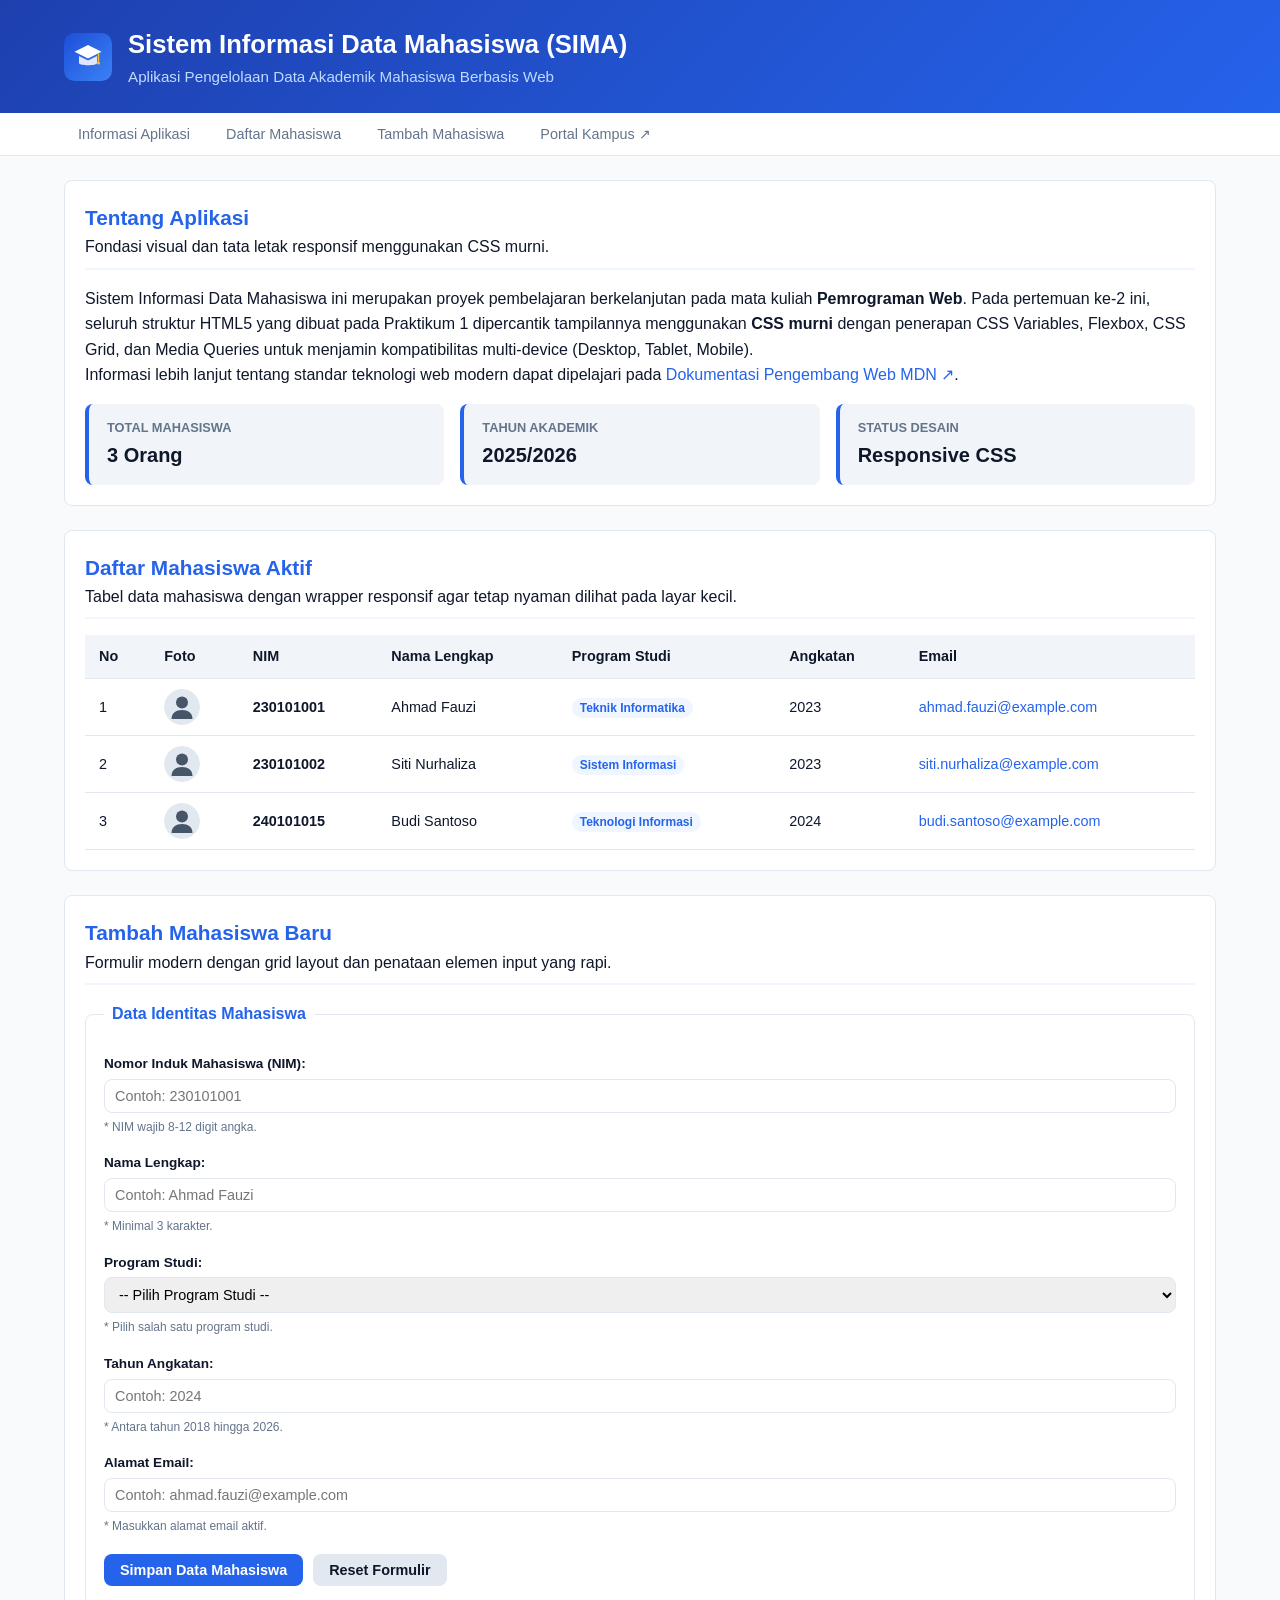
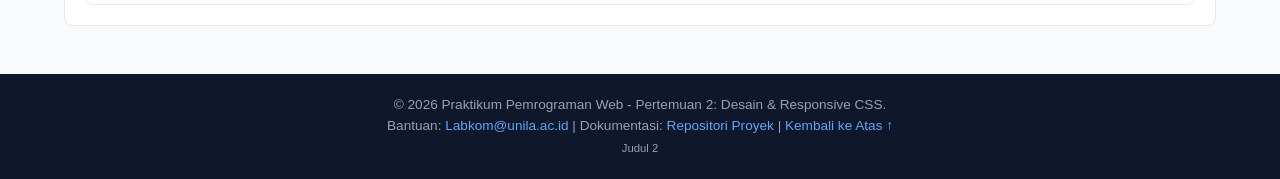
<file: 02/index.html>
<!DOCTYPE html>
<html lang="id">
<head>
    <meta charset="UTF-8">
    <meta name="viewport" content="width=device-width, initial-scale=1.0">
    <title>Sistem Informasi Data Mahasiswa - Praktikum 2</title>
    <link rel="stylesheet" href="style.css">
    <!-- Hubungkan dengan stylesheet CSS murni (tanpa framework) -->

</head>
<body id="top">

    <!-- 1. Header Aplikasi -->
    <header class="site-header">
        <div class="container header-brand">
            <a href="index.html" class="brand-logo" title="Beranda SIMA">
                <img src="img/logo-sima.svg" alt="Logo Resmi SIMA Kampus" width="48" height="48">
            </a>
            <div>
                <h1>Sistem Informasi Data Mahasiswa (SIMA)</h1>
                <p>Aplikasi Pengelolaan Data Akademik Mahasiswa Berbasis Web</p>
            </div>
        </div>
    </header>

    <!-- 2. Navigation Bar Sticky -->
    <nav class="site-nav">
        <div class="container">
            <ul>
                <li><a href="#informasi">Informasi Aplikasi</a></li>
                <li><a href="#daftar-mahasiswa">Daftar Mahasiswa</a></li>
                <li><a href="#form-tambah">Tambah Mahasiswa</a></li>
                <li><a href="https://kampus.ac.id" target="_blank" rel="noopener noreferrer">Portal Kampus &UpperRightArrow;</a></li>
            </ul>
        </div>
    </nav>

    <!-- Konten Utama Halaman -->
    <main>
        <div class="container">

            <!-- 3. Section Informasi Aplikasi -->
            <section id="informasi" class="content-section">
                <div class="section-header">
                    <h2>Tentang Aplikasi</h2>
                    <p>Fondasi visual dan tata letak responsif menggunakan CSS murni.</p>
                </div>
                <div class="section-body">
                    <p>
                        Sistem Informasi Data Mahasiswa ini merupakan proyek pembelajaran berkelanjutan 
                        pada mata kuliah <strong>Pemrograman Web</strong>. Pada pertemuan ke-2 ini, seluruh 
                        struktur HTML5 yang dibuat pada Praktikum 1 dipercantik tampilannya menggunakan 
                        <strong>CSS murni</strong> dengan penerapan CSS Variables, Flexbox, CSS Grid, dan 
                        Media Queries untuk menjamin kompatibilitas multi-device (Desktop, Tablet, Mobile).
                    </p>
                    <p>
                        Informasi lebih lanjut tentang standar teknologi web modern dapat dipelajari pada 
                        <a href="https://developer.mozilla.org/id/" target="_blank" rel="noopener noreferrer" class="link-email">Dokumentasi Pengembang Web MDN &UpperRightArrow;</a>.
                    </p>
                </div>

                <!-- Grid Kartu Informasi Sistem -->
                <div class="info-grid">
                    <article class="info-card">
                        <h3>Total Mahasiswa</h3>
                        <p>3 Orang</p>
                    </article>
                    <article class="info-card">
                        <h3>Tahun Akademik</h3>
                        <p>2025/2026</p>
                    </article>
                    <article class="info-card">
                        <h3>Status Desain</h3>
                        <p>Responsive CSS</p>
                    </article>
                </div>
            </section>

            <!-- 4. Section Daftar Mahasiswa & 5. Tabel Data Mahasiswa -->
            <section id="daftar-mahasiswa" class="content-section">
                <div class="section-header">
                    <h2>Daftar Mahasiswa Aktif</h2>
                    <p>Tabel data mahasiswa dengan wrapper responsif agar tetap nyaman dilihat pada layar kecil.</p>
                </div>

                <!-- Wrapper overflow responsif untuk tabel -->
                <div class="table-responsive">
                    <table class="data-table">
                        <thead>
                            <tr>
                                <th>No</th>
                                <th>Foto</th>
                                <th>NIM</th>
                                <th>Nama Lengkap</th>
                                <th>Program Studi</th>
                                <th>Angkatan</th>
                                <th>Email</th>
                            </tr>
                        </thead>
                        <tbody>
                            <tr>
                                <td>1</td>
                                <td>
                                    <img src="img/avatar-default.svg" alt="Foto Ahmad Fauzi" class="avatar-img" width="36" height="36">
                                </td>
                                <td><strong>230101001</strong></td>
                                <td>Ahmad Fauzi</td>
                                <td><span class="badge">Teknik Informatika</span></td>
                                <td>2023</td>
                                <td><a href="mailto:ahmad.fauzi@example.com" class="link-email">ahmad.fauzi@example.com</a></td>
                            </tr>
                            <tr>
                                <td>2</td>
                                <td>
                                    <img src="img/avatar-default.svg" alt="Foto Siti Nurhaliza" class="avatar-img" width="36" height="36">
                                </td>
                                <td><strong>230101002</strong></td>
                                <td>Siti Nurhaliza</td>
                                <td><span class="badge">Sistem Informasi</span></td>
                                <td>2023</td>
                                <td><a href="mailto:siti.nurhaliza@example.com" class="link-email">siti.nurhaliza@example.com</a></td>
                            </tr>
                            <tr>
                                <td>3</td>
                                <td>
                                    <img src="img/avatar-default.svg" alt="Foto Budi Santoso" class="avatar-img" width="36" height="36">
                                </td>
                                <td><strong>240101015</strong></td>
                                <td>Budi Santoso</td>
                                <td><span class="badge">Teknologi Informasi</span></td>
                                <td>2024</td>
                                <td><a href="mailto:budi.santoso@example.com" class="link-email">budi.santoso@example.com</a></td>
                            </tr>
                        </tbody>
                    </table>
                </div>
            </section>

            <!-- 6. Section Form Tambah Mahasiswa -->
            <section id="form-tambah" class="content-section">
                <div class="section-header">
                    <h2>Tambah Mahasiswa Baru</h2>
                    <p>Formulir modern dengan grid layout dan penataan elemen input yang rapi.</p>
                </div>

                <form action="#" method="post" class="app-form">
                    <fieldset>
                        <legend>Data Identitas Mahasiswa</legend>

                        <div class="form-grid">
                            <div class="form-group">
                                <label for="nim" class="form-label">Nomor Induk Mahasiswa (NIM):</label>
                                <input 
                                    type="text" 
                                    id="nim" 
                                    name="nim" 
                                    class="form-input" 
                                    placeholder="Contoh: 230101001" 
                                    required 
                                    pattern="[0-9]{8,12}" 
                                    title="NIM harus berupa angka 8-12 digit">
                                <span class="form-help">* NIM wajib 8-12 digit angka.</span>
                            </div>

                            <div class="form-group">
                                <label for="nama" class="form-label">Nama Lengkap:</label>
                                <input 
                                    type="text" 
                                    id="nama" 
                                    name="nama" 
                                    class="form-input" 
                                    placeholder="Contoh: Ahmad Fauzi" 
                                    required 
                                    minlength="3" 
                                    maxlength="100">
                                <span class="form-help">* Minimal 3 karakter.</span>
                            </div>

                            <div class="form-group">
                                <label for="program_studi" class="form-label">Program Studi:</label>
                                <select id="program_studi" name="program_studi" class="form-select" required>
                                    <option value="">-- Pilih Program Studi --</option>
                                    <option value="Teknik Informatika">Teknik Informatika</option>
                                    <option value="Sistem Informasi">Sistem Informasi</option>
                                    <option value="Teknologi Informasi">Teknologi Informasi</option>
                                    <option value="Rekayasa Perangkat Lunak">Rekayasa Perangkat Lunak</option>
                                </select>
                                <span class="form-help">* Pilih salah satu program studi.</span>
                            </div>

                            <div class="form-group">
                                <label for="angkatan" class="form-label">Tahun Angkatan:</label>
                                <input 
                                    type="number" 
                                    id="angkatan" 
                                    name="angkatan" 
                                    class="form-input" 
                                    placeholder="Contoh: 2024" 
                                    required 
                                    min="2018" 
                                    max="2026">
                                <span class="form-help">* Antara tahun 2018 hingga 2026.</span>
                            </div>

                            <div class="form-group full-width">
                                <label for="email" class="form-label">Alamat Email:</label>
                                <input 
                                    type="email" 
                                    id="email" 
                                    name="email" 
                                    class="form-input" 
                                    placeholder="Contoh: ahmad.fauzi@example.com" 
                                    required>
                                <span class="form-help">* Masukkan alamat email aktif.</span>
                            </div>
                        </div>

                        <div class="form-actions">
                            <button type="submit" class="btn btn-primary">Simpan Data Mahasiswa</button>
                            <button type="reset" class="btn btn-secondary">Reset Formulir</button>
                        </div>
                    </fieldset>
                </form>
            </section>

        </div>
    </main>

    <!-- 7. Footer -->
    <footer class="site-footer">
        <div class="container">
            <p>&copy; 2026 Praktikum Pemrograman Web - Pertemuan 2: Desain & Responsive CSS.</p>
            <p>
                Bantuan: <a href="mailto:kelas@B">Labkom@unila.ac.id</a> | 
                Dokumentasi: <a href="https://github.com" target="_blank" rel="noopener noreferrer">Repositori Proyek</a> | 
                <a href="#top">Kembali ke Atas &uarr;</a>
            </p>
            <p><small>Judul 2</small></p>
        </div>
    </footer>

</body>
</html>
</file>
<file: 02/style.css>
/* 1. Reset Global & CSS Variables */
:root {
    --primary: #2563eb;
    --primary-dark: #1d4ed8;
    --primary-light: #eff6ff;
    --text-main: #0f172a;
    --text-muted: #64748b;
    --bg-body: #f8fafc;
    --bg-white: #ffffff;
    --border: #e2e8f0;
    --radius: 8px;
    --font-family: 'Arial', sans-serif;
}

*, *::before, *::after {
    box-sizing: border-box;
    margin: 0;
    padding: 0;
}

body {
    font-family: -apple-system, BlinkMacSystemFont, "Segoe UI", Roboto, sans-serif; 
    color: var(--text-main);
    background-color: var(--bg-body);
    line-height: 1.6;
}

.container {
    width: 90%;
    max-width: 1200px;
    margin: 0 auto;
}

/* 2. Header & Navigasi (Flexbox Layout) */

.site-header{
    background: linear-gradient(135deg, #1e40af, #2563eb);
    color: #ffffff;
    padding: 24px 0;
}

.header-brand {
    display: flex;
    align-items: center;
    gap: 16px;
}

.brand-logo img {
    display: block;
    border-radius: var(--radius);
}

.site-header h1 {
    font-size: 1.6rem;
}

.site-header p {
    color: #bfdbfe;
    font-size: 0.95rem;
}

.site-nav {
    background-color: var(--bg-white);
    border-bottom: 1px solid var(--border);
    position: sticky;
    top: 0;
    z-index: 100;
}

.site-nav ul {
    list-style: none;
    display: flex;
    flex-wrap: wrap;
    gap: 8px;
    padding: 8px 0;
}

.site-nav a {
    text-decoration: none;
    color: var(--text-muted);
    font-weight: 500;
    font-size: 0.9rem;
    padding: 6px 14px;
    border-radius: var(--radius);
    transition: 0.2s;
}

.site-nav a:hover {
    color: var(--primary-light);
}

/* 3. Section & Kartu Informasi */

main {
    padding: 24px 0;
}

.content-section {
    background: var(--bg-white);
    border: 1px solid var(--border);
    border-radius: var(--radius);
    padding: 20px;
    margin-bottom: 24px;
}

.section-header {
    margin-bottom: 16px;
    padding-bottom: 8px;
    border-bottom: 2px solid var(--primary-light);
}

.section-header h2 {
    font-size: 1.3rem;
    color: var(--primary);
}

.info-grid {
    display: flex;
    gap: 16px;
    margin-top: 16px;
}

.info-card {
    flex: 1;
    background: #f1f5f9;
    border-left: 4px solid var(--primary);
    padding: 14px 18px;
    border-radius: var(--radius);
}

.info-card h3 {
    font-size: 0.8rem;
    color: var(--text-muted);
    text-transform: uppercase;
}

.info-card p {
    font-size: 1.25rem;
    font-weight: 700;
}

/* 4. Penataan Tabel Data & Media */

.table-responsive {
    overflow-x: auto;
    margin-top: 12px;
}

.data-table {
    width: 100%;
    border-collapse: collapse;
    font-size: 0.9rem;
}

.data-table th, .data-table td {
    padding: 10px 14px;
    border-bottom: 1px solid var(--border);
    text-align: left;
    vertical-align: middle;
}

.data-table thead {
    background-color: #f1f5f9;
}

.data-table tbody tr:hover {
    background-color: #f8fafc;
}

.avatar-img{
    width: 36px;
    height: 36px;
    border-radius: 50%;
    object-fit: cover;
    display: block;
}

.badge {
    background-color: var(--primary-light);
    color: var(--primary);
    padding: 3px 8px;
    border-radius: 12px;
    font-size: 0.75rem;
    font-weight: 600;
}

.link-email {
    color: var(--primary);
    text-decoration: none;
}

.link-email:hover {
    text-decoration: underline;
}

/* 5. Formulir & Tombol */

.app-form fieldset {
    border: 1px solid var(--border);
    border-radius: var(--radius);
    padding: 18px;
}

.app-form legend {
    font-weight: 600;
    padding: 0 8px;
    color: var(--primary);
}

.form-grid {
    display: grid;
    gap: 14px;
    margin-top: 8px;
}

.form-group.full-width {
    grid-column: 1 / -1;
}

.form-label {
    display: block;
    font-size: 0.85rem;
    font-weight: 600;
    margin-bottom: 4px;
}

.form-input, .form-select {
    width: 100%;
    padding: 8px 10px;
    border: 1px solid var(--border);
    border-radius: var(--radius);
    font-size: 0.9rem;
    outline: none;
}

.form-input:focus, .form-select:focus {
    border-color: var(--primary);
    box-shadow: 0 0 0 2px rgba(37, 99, 235, 0.15)
}

.form-help {
    font-size: 0.75rem;
    color: var(--text-muted);
}

.form-actions {
    margin-top: 16px;
    display: flex;
    gap: 10px;
}

.btn {
    padding: 8px 16px;
    font-size: 0.9rem;
    font-weight: 600;
    border-radius: var(--radius);
    border: none;
    cursor: pointer;
    text-decoration: none;
}

.btn-primary {
    background-color: var(--primary);
    color: #ffffff;
}

.btn-primary:hover {
    background-color: var(--primary-dark);
}

.btn-secondary {
    background-color: #e2e8f0;
    color: var(--text-main);
}

.btn-danger {
    background-color: #ef4444;
    color: #ffffff;
}

.site-footer {
    background-color: #0f172a;
    color: #94a3b8;
    text-align: center;
    padding: 20px 0;
    font-size: 0.85rem;
    margin-top: auto;
}

.site-footer a {
    color: #60a5fa;
    text-decoration: none;
}

@media (max-width: 768px) {
    .header-brand {
        flex-direction: column;
        text-align: center;
    }

    .info-grid {
        flex-direction: column;
    }
    .form-grid {
        grid-template-columns: 1fr;
    }
    .site-nav ul{
        justify-content: center;
    }
}
</file>
